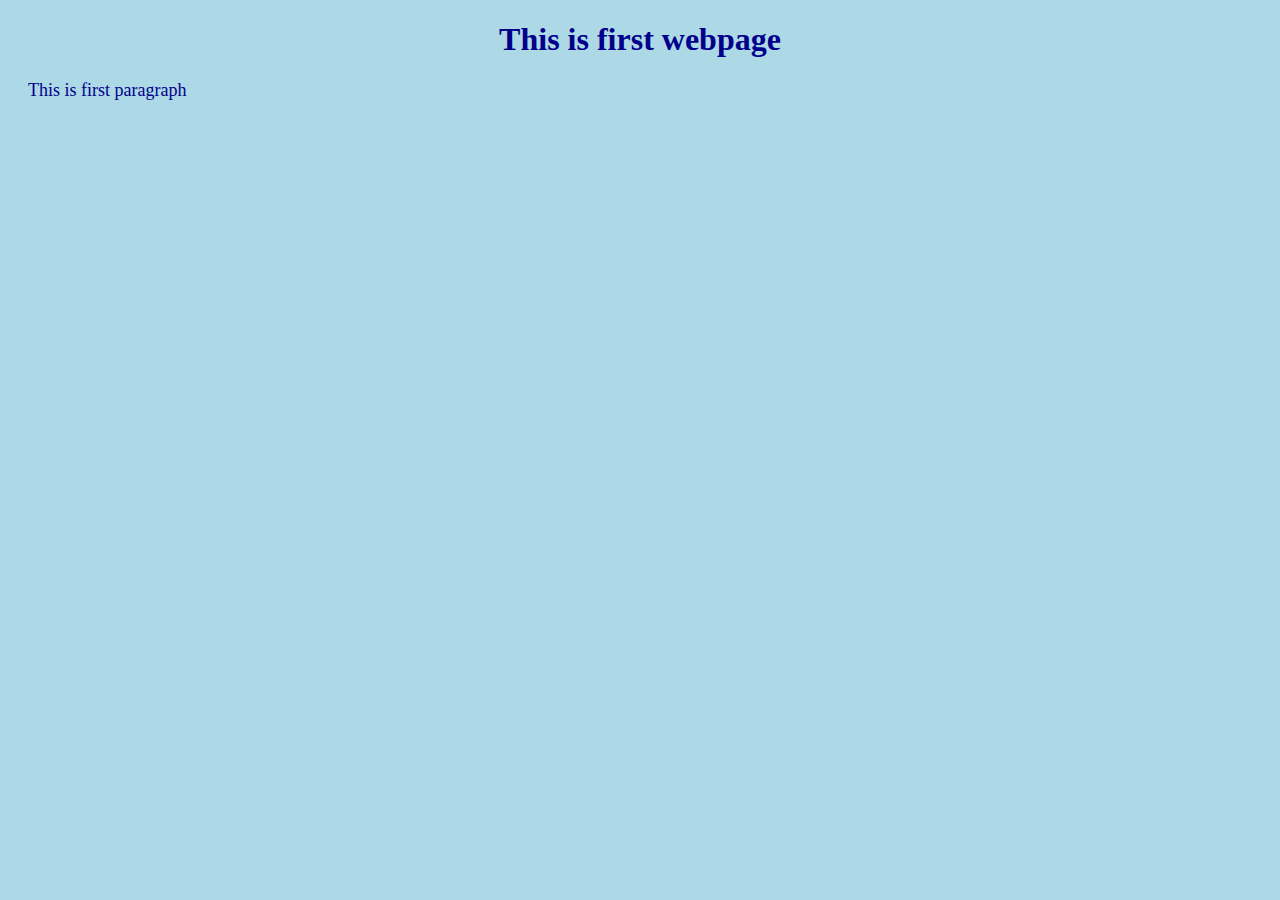
<file: index.html>
<!DOCTYPE html>
<html lang="en">
<head>
    <meta charset="UTF-8">
    <meta name="viewport" content="width=device-width, initial-scale=1.0">
    <title>This is first website</title>
    <style>
        body {
            background-color: lightblue;
            color: darkblue;
        }
        h1 {
            text-align: center;
        }
        p {
            font-size: 18px;
            margin: 20px;
        }
    </style>
</head>
<body>
    <h1>This is first webpage</h1>
    <p>This is first paragraph</p>
</body>
</html>
</file>
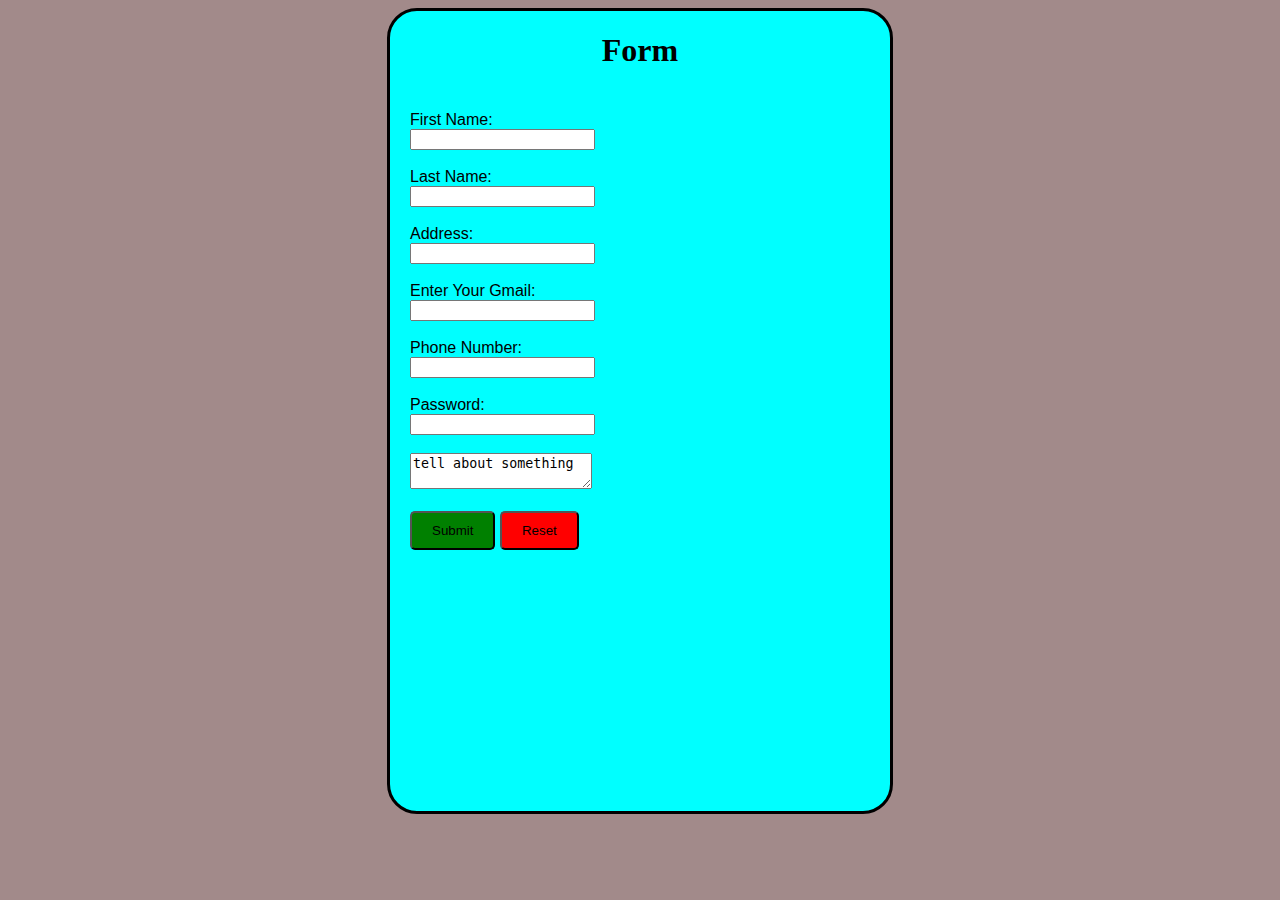
<file: lecture 3/index.html>
<!DOCTYPE html>
<html lang="en">

<head>
    <meta charset="UTF-8">
    <meta name="viewport" content="width=device-width, initial-scale=1.0">
    <title>Form</title>
    <link rel="stylesheet" href="styles.css">
</head>

<body>
    <div class="box">
        <center>
        <h1>Form</h1>
        </center>
        <form action="Submit " method="Reset" class="form">
            <label for="fname">First Name:</label><br>
            <input type="text" id="fname" name="fname"><br><br>
            <label for="lname">Last Name:</label><br>
            <input type="text" id="lname" name="lname"><br><br>
            <label for="address">Address:</label><br>
            <input type="text" id="address" name="address"><br><br>
            <label for="gmail">Enter Your Gmail:</label><br>
            <input type="email" id="gmail" name="gmail"><br><br>
            <label for="phone">Phone Number:</label><br>
            <input type="tel" id="phone" name="phone"><br><br>
            <label for="password">Password:</label><br>
            <input type="password" id="password" name="password"><br><br>
            <textarea name="text" id="about">tell about something </textarea><br><br>
            <input type="submit" value="Submit" class = "button_1">
            <input type="reset" value="Reset" class = "button_2">
        </form>
    </div>
</body>

</html>
</file>
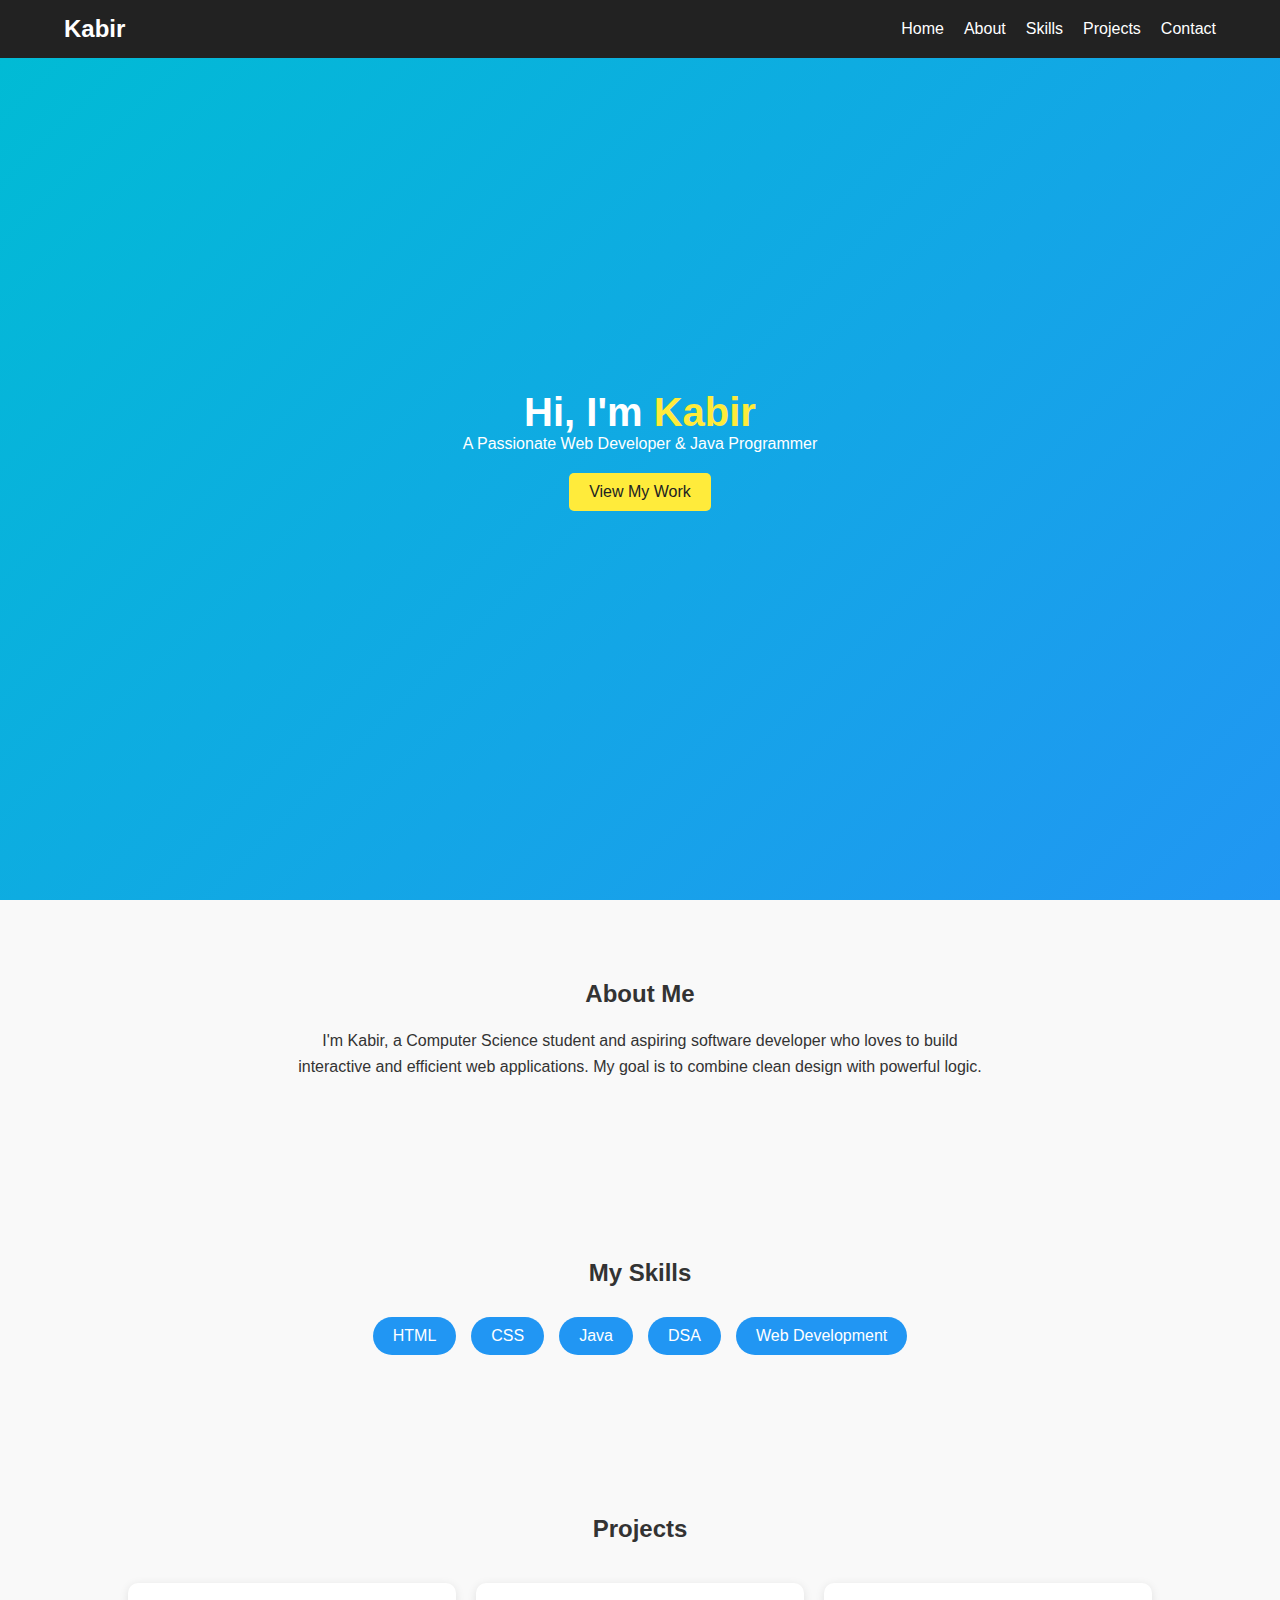
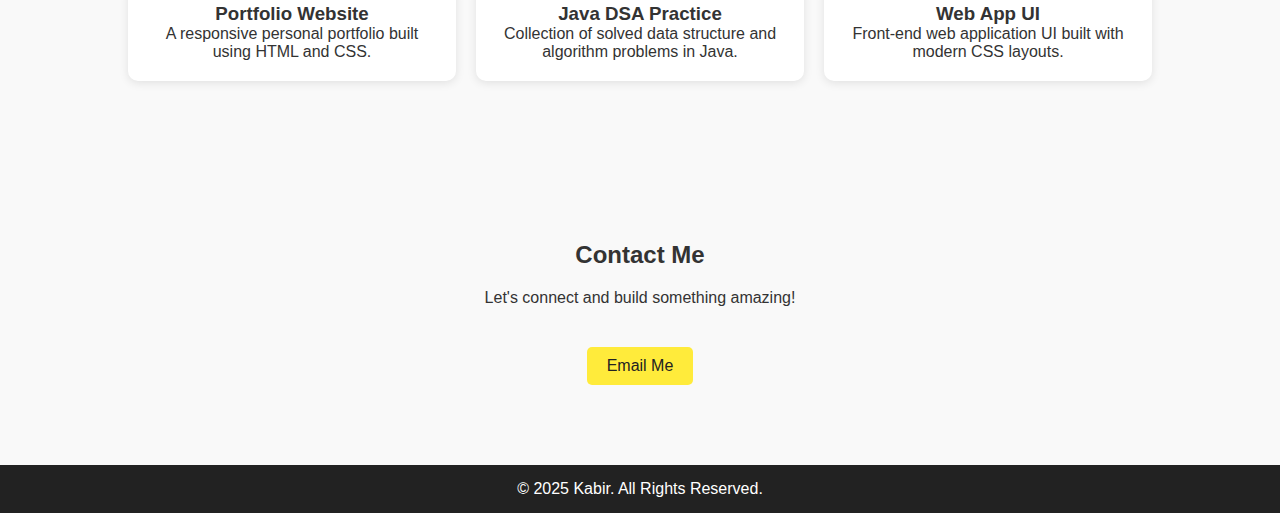
<file: project_3/index.html>
<!DOCTYPE html>
<html lang="en">
<head>
  <meta charset="UTF-8" />
  <meta name="viewport" content="width=device-width, initial-scale=1.0" />
  <title>Kabir | Portfolio</title>
  <link rel="stylesheet" href="style.css" />
</head>
<body>
  <header>
    <nav>
      <h1 class="logo">Kabir</h1>
      <ul>
        <li><a href="#home">Home</a></li>
        <li><a href="#about">About</a></li>
        <li><a href="#skills">Skills</a></li>
        <li><a href="#projects">Projects</a></li>
        <li><a href="#contact">Contact</a></li>
      </ul>
    </nav>
  </header>

  <section id="home" class="hero">
    <div class="hero-content">
      <h2>Hi, I'm <span>Kabir</span></h2>
      <p>A Passionate Web Developer & Java Programmer</p>
      <a href="#projects" class="btn">View My Work</a>
    </div>
  </section>

  <section id="about" class="about">
    <h2>About Me</h2>
    <p>
      I'm Kabir, a Computer Science student and aspiring software developer who loves to
      build interactive and efficient web applications. My goal is to combine clean design with powerful logic.
    </p>
  </section>

  <section id="skills" class="skills">
    <h2>My Skills</h2>
    <div class="skill-list">
      <div class="skill">HTML</div>
      <div class="skill">CSS</div>
      <div class="skill">Java</div>
      <div class="skill">DSA</div>
      <div class="skill">Web Development</div>
    </div>
  </section>

  <section id="projects" class="projects">
    <h2>Projects</h2>
    <div class="project-grid">
      <div class="project-card">
        <h3>Portfolio Website</h3>
        <p>A responsive personal portfolio built using HTML and CSS.</p>
      </div>
      <div class="project-card">
        <h3>Java DSA Practice</h3>
        <p>Collection of solved data structure and algorithm problems in Java.</p>
      </div>
      <div class="project-card">
        <h3>Web App UI</h3>
        <p>Front-end web application UI built with modern CSS layouts.</p>
      </div>
    </div>
  </section>

  <section id="contact" class="contact">
    <h2>Contact Me</h2>
    <p>Let's connect and build something amazing!</p>
    <a href="mailto:kabir@example.com" class="btn">Email Me</a>
  </section>

  <footer>
    <p>© 2025 Kabir. All Rights Reserved.</p>
  </footer>
</body>
</html>
</file>
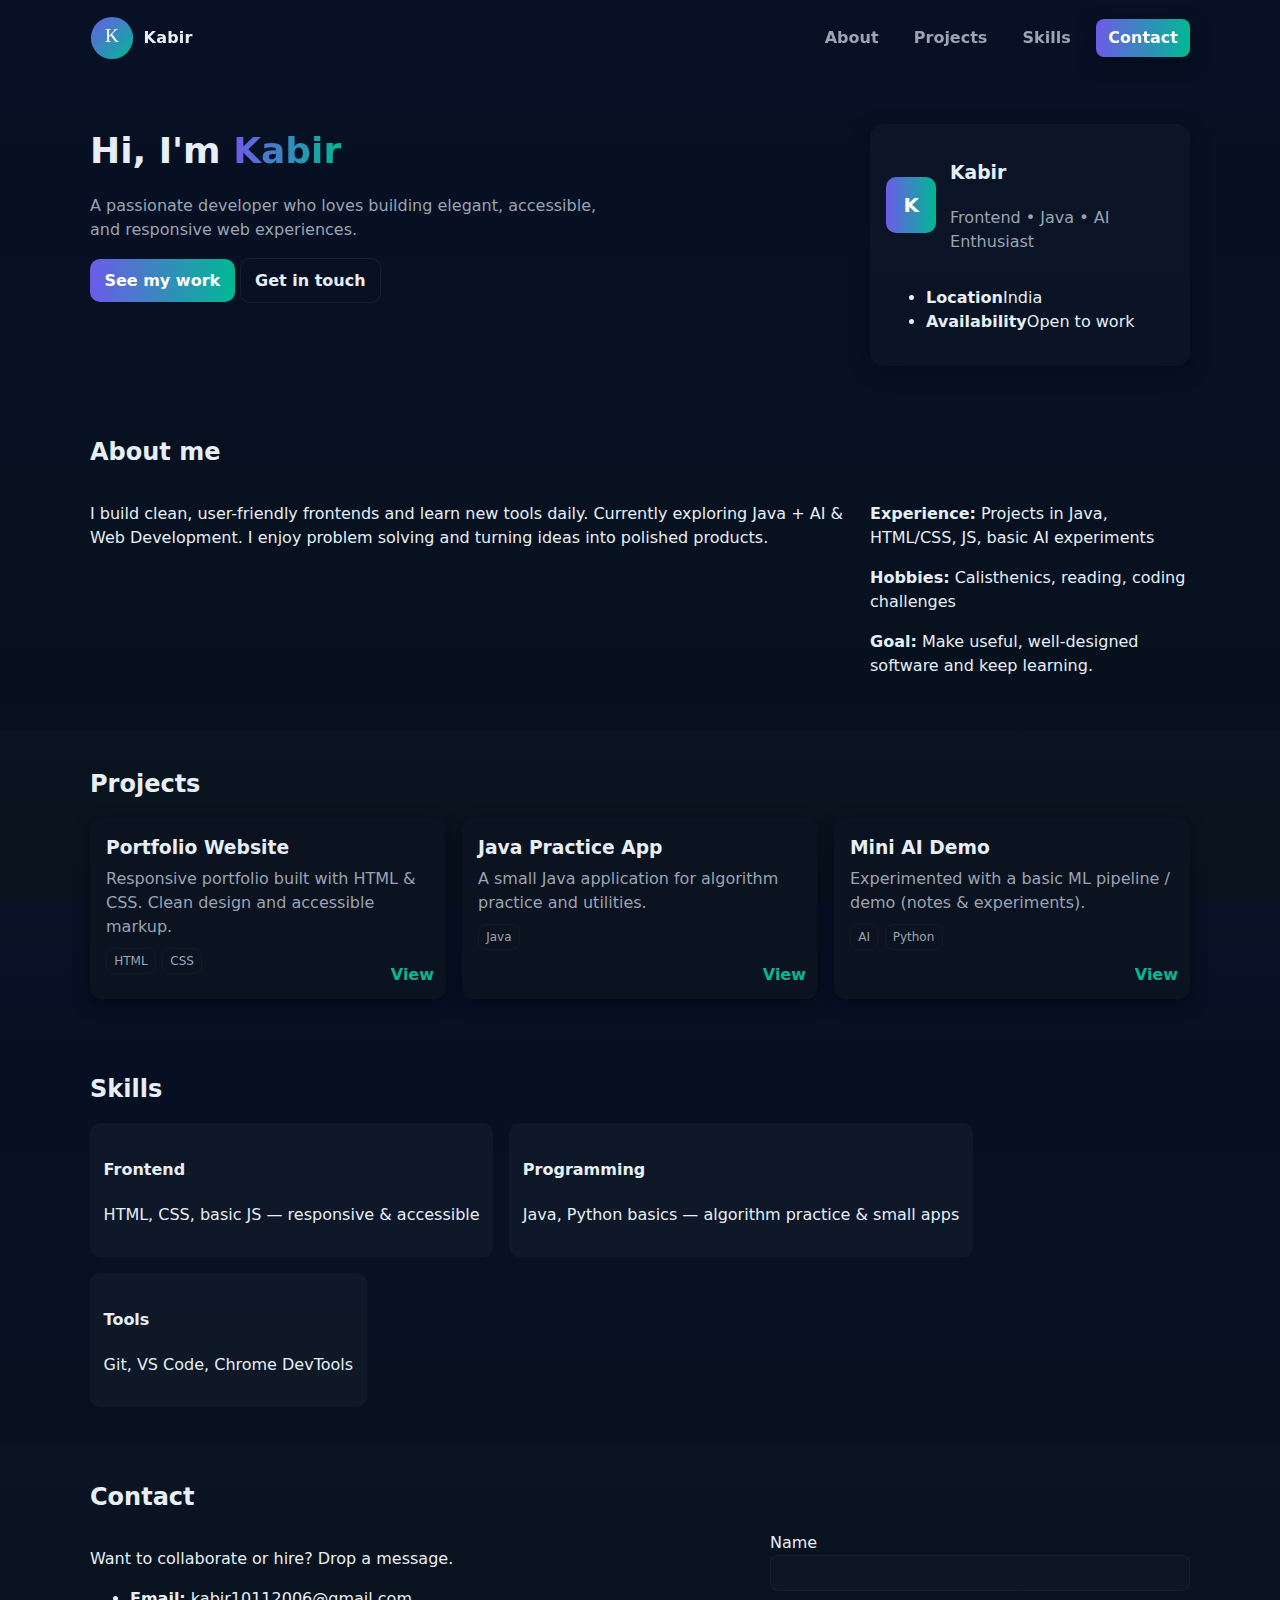
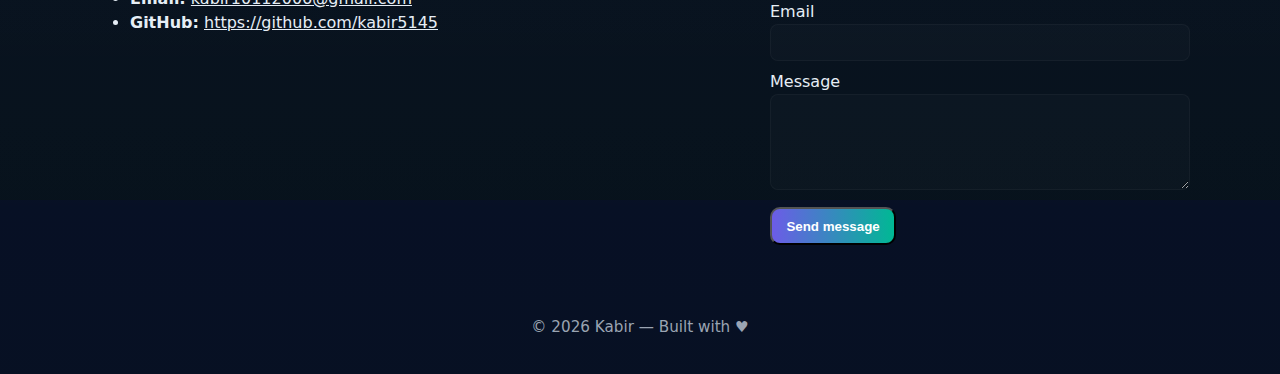
<file: personal portfolio/main.html>
<!doctype html>
<html lang="en">

<head>
    <meta charset="utf-8" />
    <meta name="viewport" content="width=device-width,initial-scale=1" />
    <title>Kabir — Portfolio</title>
    <link rel="stylesheet" href="styles.css" />
</head>

<body>
    <header class="site-header">
        <div class="container header-inner">
            <a class="logo" href="#home" aria-label="Kabir homepage">
                <!-- Simple SVG avatar + name -->
                <svg width="44" height="44" viewBox="0 0 100 100" class="avatar" aria-hidden="true">
                    <defs>
                        <linearGradient id="g" x1="0" x2="1" y1="0" y2="1">
                            <stop offset="0" stop-color="#6C5CE7" />
                            <stop offset="1" stop-color="#00B894" />
                        </linearGradient>
                    </defs>
                    <circle cx="50" cy="50" r="48" fill="url(#g)" />
                    <text x="50" y="60" font-size="44" font-family="Verdana" fill="#fff" text-anchor="middle">K</text>
                </svg>
                <span class="brand">Kabir</span>
            </a>

            <nav class="nav" aria-label="Main navigation">
                <a href="#about">About</a>
                <a href="#projects">Projects</a>
                <a href="#skills">Skills</a>
                <a href="#contact" class="cta">Contact</a>
            </nav>

            <button class="nav-toggle" aria-expanded="false" aria-label="Toggle navigation">☰</button>
        </div>
    </header>

    <main>
        <!-- Hero -->
        <section id="home" class="hero">
            <div class="container hero-inner">
                <div class="hero-text">
                    <h1>Hi, I'm <span class="accent">Kabir</span></h1>
                    <p class="lead">A passionate developer who loves building elegant, accessible, and responsive web
                        experiences.</p>
                    <p class="actions">
                        <a href="#projects" class="btn">See my work</a>
                        <a href="#contact" class="btn ghost">Get in touch</a>
                    </p>
                </div>

                <div class="hero-card" aria-hidden="true">
                    <!-- Decorative card with sample info -->
                    <div class="profile">
                        <div class="profile-avatar" aria-hidden="true">K</div>
                        <div>
                            <h3>Kabir</h3>
                            <p class="muted">Frontend • Java • AI Enthusiast</p>
                        </div>
                    </div>

                    <ul class="meta">
                        <li><strong>Location</strong><span>India</span></li>
                        <li><strong>Availability</strong><span>Open to work</span></li>
                    </ul>
                </div>
            </div>
        </section>

        <!-- About -->
        <section id="about" class="section">
            <div class="container">
                <h2>About me</h2>
                <div class="about-grid">
                    <p>I build clean, user-friendly frontends and learn new tools daily. Currently exploring Java + AI
                        &amp; Web Development. I enjoy problem solving and turning ideas into polished products.</p>
                    <div class="about-details">
                        <p><strong>Experience:</strong> Projects in Java, HTML/CSS, JS, basic AI experiments</p>
                        <p><strong>Hobbies:</strong> Calisthenics, reading, coding challenges</p>
                        <p><strong>Goal:</strong> Make useful, well-designed software and keep learning.</p>
                    </div>
                </div>
            </div>
        </section>

        <!-- Projects -->
        <section id="projects" class="section alt">
            <div class="container">
                <h2>Projects</h2>
                <div class="projects-grid">
                    <article class="project-card">
                        <h3>Portfolio Website</h3>
                        <p>Responsive portfolio built with HTML &amp; CSS. Clean design and accessible markup.</p>
                        <p class="tags"><span>HTML</span><span>CSS</span></p>
                        <a class="card-link" href="#" aria-label="Open Portfolio project">View</a>
                    </article>

                    <article class="project-card">
                        <h3>Java Practice App</h3>
                        <p>A small Java application for algorithm practice and utilities.</p>
                        <p class="tags"><span>Java</span></p>
                        <a class="card-link" href="#" aria-label="Open Java Practice project">View</a>
                    </article>

                    <article class="project-card">
                        <h3>Mini AI Demo</h3>
                        <p>Experimented with a basic ML pipeline / demo (notes &amp; experiments).</p>
                        <p class="tags"><span>AI</span><span>Python</span></p>
                        <a class="card-link" href="#" aria-label="Open AI Demo project">View</a>
                    </article>
                </div>
            </div>
        </section>

        <!-- Skills -->
        <section id="skills" class="section">
            <div class="container">
                <h2>Skills</h2>
                <div class="skills">
                    <div class="skill">
                        <h4>Frontend</h4>
                        <p>HTML, CSS, basic JS — responsive & accessible</p>
                    </div>
                    <div class="skill">
                        <h4>Programming</h4>
                        <p>Java, Python basics — algorithm practice & small apps</p>
                    </div>
                    <div class="skill">
                        <h4>Tools</h4>
                        <p>Git, VS Code, Chrome DevTools</p>
                    </div>
                </div>
            </div>
        </section>

        <!-- Contact -->
        <section id="contact" class="section alt">
            <div class="container">
                <h2>Contact</h2>
                <div class="contact-grid">
                    <div>
                        <p>Want to collaborate or hire? Drop a message.</p>
                        <ul class="contact-list">
                            <li><strong>Email:</strong> <a href="kabir10112006@gmail.com">kabir10112006@gmail.com</a></li>
                            <li><strong>GitHub:</strong> <a href="#">https://github.com/kabir5145</a></li>
                        </ul>
                    </div>

                    <form class="contact-form" action="#" method="post"
                        onsubmit="alert('Demo form — replace action with your backend'); return false;">
                        <label>
                            <span class="label-text">Name</span>
                            <input type="text" name="name" required />
                        </label>
                        <label>
                            <span class="label-text">Email</span>
                            <input type="email" name="email" required />
                        </label>
                        <label>
                            <span class="label-text">Message</span>
                            <textarea name="message" rows="5" required></textarea>
                        </label>
                        <button type="submit" class="btn">Send message</button>
                    </form>
                </div>
            </div>
        </section>
    </main>

    <footer class="site-footer">
        <div class="container">
            <p>© <span id="year"></span> Kabir — Built with ♥</p>
        </div>
    </footer>

    <script>
        // small JS to toggle mobile nav and set year
        document.getElementById('year').textContent = new Date().getFullYear();
        const btn = document.querySelector('.nav-toggle');
        const nav = document.querySelector('.nav');
        btn.addEventListener('click', () => {
            const expanded = btn.getAttribute('aria-expanded') === 'true';
            btn.setAttribute('aria-expanded', String(!expanded));
            nav.classList.toggle('open');
        });
    </script>
</body>

</html>
</file>
<file: lecture 3/styles.css>
:root {
    --main-color: aqua;
    --border-color: black;
    --background-color: rgb(162, 138, 138);
}

body {
    background-color: var(--background-color);
}

.box {
    border: 3px solid black;
    border-radius: 30px;
    width: 500px;
    height: 800px;
    background-color: var(--main-color);
    margin: auto;
}

.form {
    padding: 20px;
    font-family: Arial, sans-serif;
    font: bold;
}

.button_1 {
    background-color: green;
    color: black;
    padding: 10px 20px;
    border-radius: 5px;
    cursor: pointer;
}

.button_2 {
    background-color: red;
    color: black;
    padding: 10px 20px;
    border-radius: 5px;
    cursor: pointer;
}
</file>
<file: project_3/style.css>
* {
  margin: 0;
  padding: 0;
  box-sizing: border-box;
  font-family: "Poppins", sans-serif;
}

body {
  background-color: #f9f9f9;
  color: #333;
  scroll-behavior: smooth;
}

header {
  background: #222;
  color: white;
  padding: 15px 5%;
  position: fixed;
  width: 100%;
  top: 0;
  z-index: 100;
}

nav {
  display: flex;
  justify-content: space-between;
  align-items: center;
}

.logo {
  font-size: 24px;
  font-weight: 700;
}

nav ul {
  list-style: none;
  display: flex;
  gap: 20px;
}

nav ul li a {
  text-decoration: none;
  color: white;
  transition: 0.3s;
}

nav ul li a:hover {
  color: #00bcd4;
}

.hero {
  height: 100vh;
  background: linear-gradient(135deg, #00bcd4, #2196f3);
  display: flex;
  justify-content: center;
  align-items: center;
  text-align: center;
  color: white;
  padding: 0 10%;
}

.hero-content h2 {
  font-size: 2.5rem;
}

.hero-content span {
  color: #ffeb3b;
}

.btn {
  display: inline-block;
  margin-top: 20px;
  padding: 10px 20px;
  background: #ffeb3b;
  color: #222;
  text-decoration: none;
  border-radius: 5px;
  transition: 0.3s;
}

.btn:hover {
  background: #fff176;
}

section {
  padding: 80px 10%;
  text-align: center;
}

.about p {
  max-width: 700px;
  margin: 20px auto;
  line-height: 1.6;
}

.skills .skill-list {
  display: flex;
  flex-wrap: wrap;
  justify-content: center;
  gap: 15px;
  margin-top: 30px;
}

.skill {
  background: #2196f3;
  color: white;
  padding: 10px 20px;
  border-radius: 20px;
  font-weight: 500;
}

.projects .project-grid {
  display: grid;
  grid-template-columns: repeat(auto-fit, minmax(250px, 1fr));
  gap: 20px;
  margin-top: 40px;
}

.project-card {
  background: white;
  padding: 20px;
  border-radius: 10px;
  box-shadow: 0 2px 10px rgba(0, 0, 0, 0.1);
  transition: 0.3s;
}

.project-card:hover {
  transform: translateY(-5px);
}

.contact p {
  margin: 20px 0;
}

footer {
  background: #222;
  color: white;
  text-align: center;
  padding: 15px;
}
</file>
<file: personal portfolio/styles.css>
/* styles.css - save alongside index.html */

/* -------- Variables & base -------- */
:root {
    --bg: #0f1724;
    --card: #0b1220;
    --muted: #9aa4b2;
    --accent1: #6C5CE7;
    --accent2: #00B894;
    --glass: rgba(255, 255, 255, 0.03);
    --radius: 14px;
    --container: 1100px;
    --gap: 1.25rem;
    --text: #e6eef6;
    --shadow: 0 6px 18px rgba(2, 8, 23, 0.6);
    font-family: Inter, system-ui, -apple-system, "Segoe UI", Roboto, "Helvetica Neue", Arial;
}

* {
    box-sizing: border-box
}

html,
body {
    height: 100%
}

body {
    margin: 0;
    background: linear-gradient(180deg, #071025 0%, #07121c 100%);
    color: var(--text);
    -webkit-font-smoothing: antialiased;
    -moz-osx-font-smoothing: grayscale;
    line-height: 1.5;
    font-size: 16px;
}

/* Container */
.container {
    width: min(var(--container), 92%);
    margin: 0 auto;
}

/* Header */
.site-header {
    background: transparent;
    position: sticky;
    top: 0;
    z-index: 40;
    backdrop-filter: blur(6px);
}

.header-inner {
    display: flex;
    align-items: center;
    gap: 1rem;
    padding: 1rem 0;
}

.logo {
    display: flex;
    align-items: center;
    gap: 0.6rem;
    text-decoration: none;
    color: var(--text);
}

.logo .brand {
    font-weight: 700;
    letter-spacing: 0.2px;
}

.avatar {
    border-radius: 8px
}

/* Nav */
.nav {
    margin-left: auto;
    display: flex;
    gap: 1rem;
    align-items: center;
}

.nav a {
    text-decoration: none;
    color: var(--muted);
    padding: 0.45rem 0.6rem;
    border-radius: 8px;
    font-weight: 600;
}

.nav a:hover {
    color: var(--text)
}

.nav a.cta {
    background: linear-gradient(90deg, var(--accent1), var(--accent2));
    color: white;
    padding: 0.45rem 0.75rem;
    box-shadow: var(--shadow);
}

.nav-toggle {
    display: none;
    margin-left: 0.6rem;
    background: transparent;
    border: 0;
    color: var(--text);
    font-size: 1.25rem;
}

/* Hero */
.hero {
    padding: 3rem 0 2rem;
}

.hero-inner {
    display: grid;
    grid-template-columns: 1fr 320px;
    gap: 2rem;
    align-items: start;
}

.hero-text h1 {
    font-size: 2.25rem;
    margin: 0 0 0.5rem;
}

.hero-text .lead {
    color: var(--muted);
    max-width: 52ch;
}

.accent {
    background: linear-gradient(90deg, var(--accent1), var(--accent2));
    -webkit-background-clip: text;
    background-clip: text;
    color: transparent;
}

.hero-card {
    background: linear-gradient(180deg, rgba(255, 255, 255, 0.02), rgba(255, 255, 255, 0.01));
    border-radius: var(--radius);
    padding: 1rem;
    box-shadow: var(--shadow);
}

/* About / Sections */
.section {
    padding: 2.25rem 0
}

.alt {
    background: linear-gradient(180deg, rgba(255, 255, 255, 0.01), transparent);
}

h2 {
    margin: 0 0 1rem
}

.about-grid {
    display: grid;
    grid-template-columns: 1fr 320px;
    gap: 1.25rem;
}

/* Projects */
.projects-grid {
    display: grid;
    grid-template-columns: repeat(auto-fit, minmax(220px, 1fr));
    gap: 1rem;
}

.project-card {
    background: var(--card);
    padding: 1rem;
    border-radius: 12px;
    box-shadow: 0 6px 16px rgba(2, 6, 16, 0.6);
    position: relative;
}

.project-card h3 {
    margin: 0 0 0.35rem
}

.project-card p {
    color: var(--muted);
    margin: 0 0 0.55rem
}

.project-card .tags span {
    display: inline-block;
    font-size: 12px;
    color: var(--muted);
    border: 1px solid rgba(255, 255, 255, 0.03);
    padding: 0.2rem 0.45rem;
    margin-right: 0.4rem;
    border-radius: 8px;
}

.project-card .card-link {
    position: absolute;
    right: 12px;
    bottom: 12px;
    text-decoration: none;
    font-weight: 600;
    color: var(--accent2);
}

/* Skills */
.skills {
    display: flex;
    gap: 1rem;
    flex-wrap: wrap
}

.skill {
    background: var(--glass);
    padding: 0.85rem;
    border-radius: 10px;
    min-width: 180px;
}

/* Contact */
.contact-grid {
    display: grid;
    grid-template-columns: 1fr 420px;
    gap: 1.25rem;
}

.contact-form label {
    display: block;
    margin-bottom: 0.6rem
}

.contact-form input,
.contact-form textarea {
    width: 100%;
    padding: 0.6rem;
    border-radius: 8px;
    border: 1px solid rgba(255, 255, 255, 0.04);
    background: rgba(255, 255, 255, 0.02);
    color: var(--text);
    resize: vertical;
}

/* Buttons */
.btn {
    display: inline-block;
    background: linear-gradient(90deg, var(--accent1), var(--accent2));
    color: white;
    padding: 0.6rem 0.9rem;
    border-radius: 10px;
    text-decoration: none;
    font-weight: 700;
}

.btn.ghost {
    background: transparent;
    border: 1px solid rgba(255, 255, 255, 0.06);
    color: var(--text);
}

/* Footer */
.site-footer {
    padding: 1.25rem 0;
    color: var(--muted);
    text-align: center;
    font-size: 0.95rem;
}

/* responsive */
@media (max-width:900px) {

    .hero-inner,
    .about-grid,
    .contact-grid {
        grid-template-columns: 1fr;
    }

    .nav {
        position: absolute;
        right: 12px;
        top: 72px;
        background: rgba(7, 12, 25, 0.98);
        padding: 0.8rem;
        border-radius: 10px;
        flex-direction: column;
        display: none;
    }

    .nav.open {
        display: flex;
    }

    .nav-toggle {
        display: inline-block;
    }

    .nav a {
        color: var(--text);
        padding: 0.6rem 0;
    }

    .hero-card {
        order: 2;
    }
}

/* small polish */
a {
    color: inherit
}

.muted {
    color: var(--muted)
}

.profile {
    display: flex;
    gap: 0.85rem;
    align-items: center
}

.profile-avatar {
    width: 56px;
    height: 56px;
    border-radius: 10px;
    background: linear-gradient(90deg, var(--accent1), var(--accent2));
    display: flex;
    align-items: center;
    justify-content: center;
    font-weight: 800;
    color: white;
    font-size: 20px
}

/* accessible focus */
a:focus,
button:focus,
input:focus,
textarea:focus {
    outline: 3px solid rgba(99, 102, 241, 0.22);
    outline-offset: 2px;
    border-radius: 8px
}
</file>
